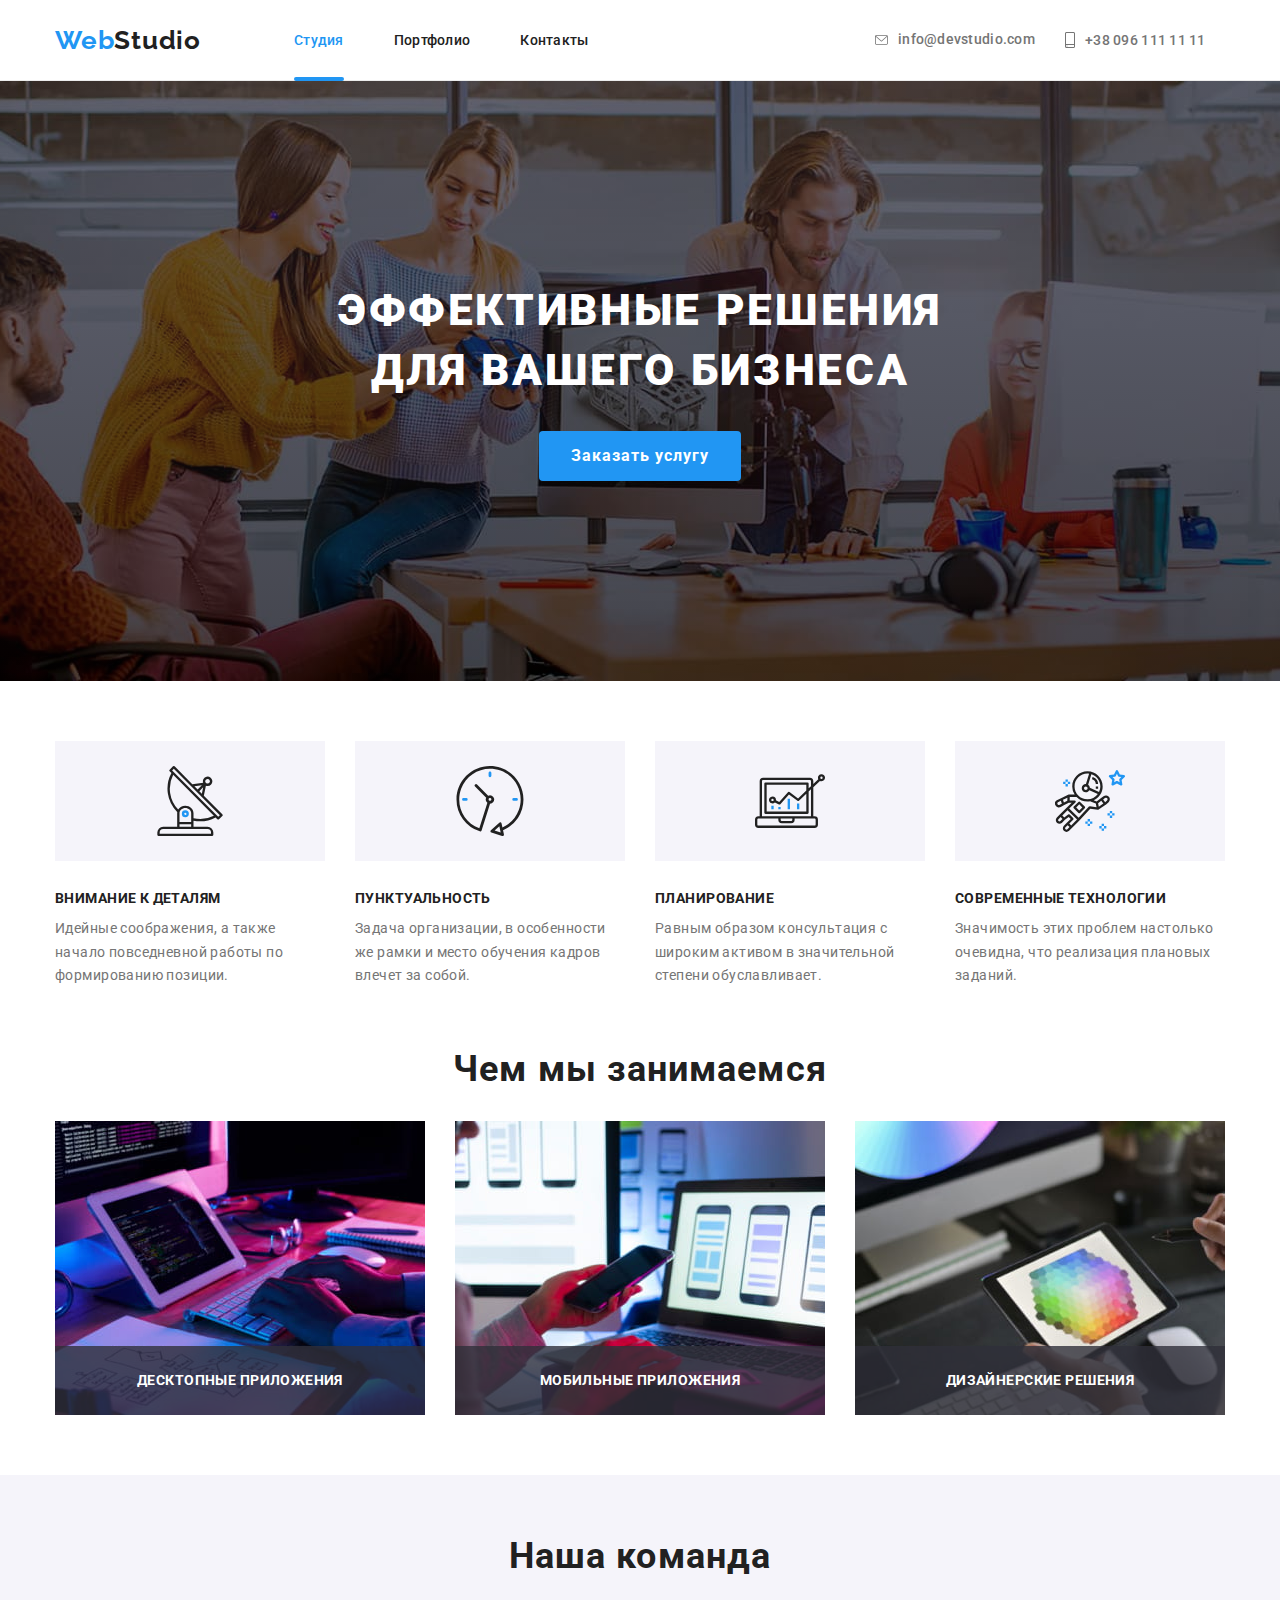
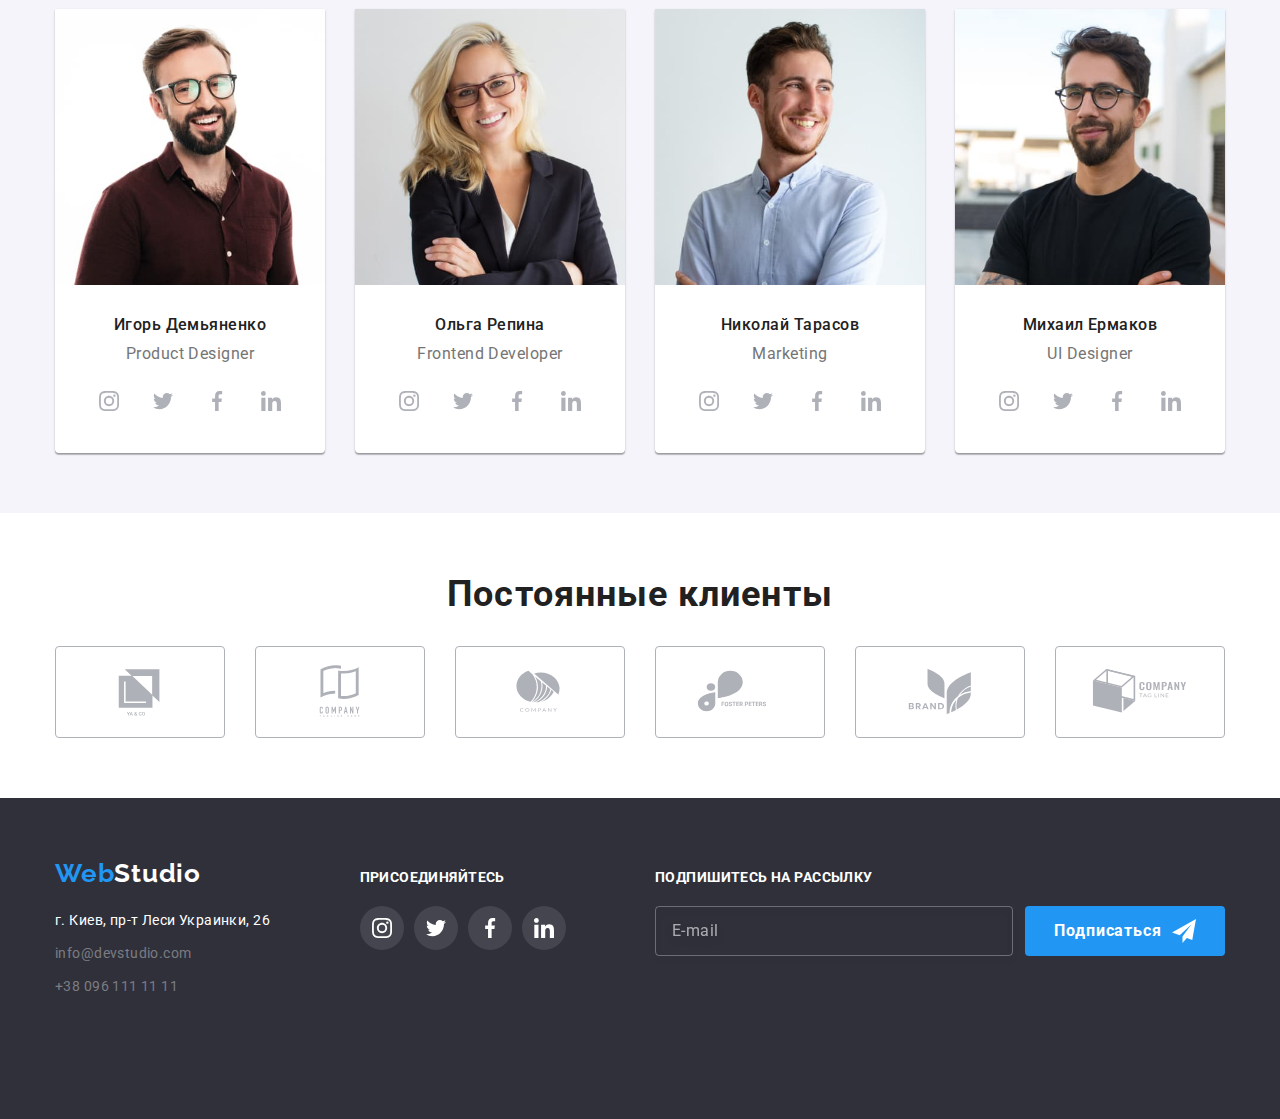
<file: index.html>
<!DOCTYPE html>
<html lang="ru">

<head>
    <meta charset="UTF-8">
    <meta http-equiv="X-UA-Compatible" content="IE=edge">
    <meta name="viewport" content="width=device-width, initial-scale=1.0">
    <title>Homework-01</title>
    <link rel="preconnect" href="https://fonts.googleapis.com">
    <link rel="preconnect" href="https://fonts.gstatic.com" crossorigin>
    <link
        href="https://fonts.googleapis.com/css2?family=Raleway:wght@700&family=Roboto:wght@400;500;700;900&display=swap"
        rel="stylesheet">
    <link rel="stylesheet"
        href="https://cdnjs.cloudflare.com/ajax/libs/modern-normalize/1.1.0/modern-normalize.min.css">
    <link rel="stylesheet" href="css/styles.min.css">
</head>

<body>

    <header class="head-page">
        <div class="container">
            <nav class="nav-page">
                <a href="#" lang="en" class="logo link"><span class="logo__style">Web</span>Studio</a>
                <button 
                    type="button"
                    class="menu-button-open js-open-menu"
                    aria-expanded="false"
                    aria-controls="menu-container"
                >
                    <svg class="menu-icon" width="40" height="40">
                        <use href="./images/icons.svg#icon-menu" class="burger-icon"></use>
                    </svg>
                </button>
                <div class="mobile-menu js-menu-container" id="menu-container">
                    <button type="button" class="menu-button-close js-close-menu" aria-expanded="false"
                        aria-controls="menu-container">
                        <svg class="menu-icon" width="40" height="40">
                            <use href="./images/icons.svg#cross-icon" class="cross-icon"></use>
                        </svg>
                    </button>
                    <ul class="nav-menu items">
                        <li class="nav-menu__list list"><a href="./index.html" class="nav-menu__link nav-menu__link--blue link">Студия</a></li>
                        <li class="nav-menu__list list"><a href="./portfolio.html" class="nav-menu__link link">Портфолио</a></li>
                        <li class="nav-menu__list list"><a href="#" class="nav-menu__link link">Контакты</a></li>
                    </ul>
                    <div class="mobile-box">
                        <ul class="contacts items">
                            <li class="contacts__list list">
                                <a href="mailto:info@devstudio.com" class="contacts__link link">
                                    <svg class="contacts__icon" width="16" height="12">
                                        <use href="./images/icons.svg#icon-envelope"></use>
                                    </svg>
                                    info@devstudio.com</a></li>
                            <li class="contacts__list list">
                                <a href="tel:+380961111111" class="contacts__link contacts__link--blue link">
                                    <svg class="contacts__icon" width="10" height="16">
                                        <use href="./images/icons.svg#icon-smartphone"></use>
                                    </svg>
                                    +38 096 111 11 11</a>
                            </li>
                        </ul>
                        <ul class="comunity items">
                            <li class="comunity__list list"><a href="#" class="comunity__link link">Instagram</a></li>
                            <li class="comunity__list list"><a href="#" class="comunity__link link">Twitter</a></li>
                            <li class="comunity__list list"><a href="#" class="comunity__link link">Facebook</a></li>
                            <li class="comunity__list list"><a href="#" class="comunity__link link">LinkedIn</a></li>
                        </ul>
                    </div>
                    </div>
                </nav>
        </div>
    </header>

    <main>
        <section class="slider-section">
            <div class="container">
                <h1 class="page-title">Эффективные решения для вашего бизнеса</h1>
                <button type="button" class="slider-btn" data-modal-open>Заказать услугу</button>
            </div>
        </section>

        <section class="features section">
            <div class="container">
                <h2 class="visually-hidden title">Особенности</h2>
                <ul class="features__list items">
                    <li class="features__item list">
                        <div class="features__box">
                            <svg width="70" height="70">
                                <use href="./images/icons.svg#icon-antenna-1"></use>
                            </svg>
                        </div>
                        <h3 class="features__name">Внимание к деталям</h3>
                        <p class="features__discribe">Идейные соображения, а также начало повседневной работы по формированию
                            позиции.
                        </p>
                    </li>
                    <li class="features__item list">
                        <div class="features__box">
                            <svg width="70" height="70">
                                <use href="./images/icons.svg#icon-clock-1"></use>
                            </svg>
                        </div>
                        <h3 class="features__name">Пунктуальность</h3>
                        <p class="features__discribe">Задача организации, в особенности же рамки и место обучения кадров
                            влечет за
                            собой.</p>
                    </li>
                    <li class="features__item list">
                        <div class="features__box">
                            <svg width="70" height="70">
                                <use href="./images/icons.svg#icon-diagram-1"></use>
                            </svg>
                        </div>
                        <h3 class="features__name">Планирование</h3>
                        <p class="features__discribe">Равным образом консультация с широким активом в значительной
                            степени
                            обуславливает.</p>
                    </li>
                    <li class="features__item list">
                        <div class="features__box">
                            <svg width="70" height="70">
                                <use href="./images/icons.svg#icon-astronaut-1"></use>
                            </svg>
                        </div>
                        <h3 class="features__name">Современные технологии</h3>
                        <p class="features__discribe">Значимость этих проблем настолько очевидна, что реализация
                            плановых заданий.
                        </p>
                    </li>
                </ul>
            </div>
        </section>

        <section class="action section">
            <div class="container">
                <h2 class="title">Чем мы занимаемся</h2>
                <ul class="action__list items">
                    <li class="action__item list">
                        <div class="action__thumb">
                            <img 
                            srcset="
                            ./images/first-image-370.jpg 1x,
                            ./images/desktop_x2/first-image-740@2x.jpg 2x
                            "
                            src="./images/first-image-370.jpg" 
                            alt="Проектирование"  width="370"
                            class="image" />
                            <div class="action__label">
                                <p class="action__subscribe subscribe">Десктопные приложения</p>
                            </div>
                        </div>
                    </li>
                    <li class="action__item list">
                        <div class="action__thumb">
                            <img
                            srcset="
                            ./images/second-image-370.jpg 1x, 
                            ./images/desktop_x2/second-image-740@2x.jpg 2x
                            " 
                            src="./images/second-image-370.jpg" 
                            alt="Проектирование" width="370" 
                            class="image" />
                            <div class="action__label">
                                <p class="action__subscribe subscribe">Мобильные приложения</p>
                            </div>
                        </div>
                    </li>
                    <li class="action__item list">
                        <div class="action__thumb">
                            <img 
                            srcset="
                            ./images/third-image-370.jpg 1x,
                            ./images/desktop_x2/third-image-740@2x.jpg 2x
                            "
                            src="./images/third-image-370.jpg" 
                            alt="Проектирование" width="370" 
                            class="image" />
                            <div class="action__label">
                                <p class="action__subscribe subscribe">Дизайнерские решения</p>
                            </div>
                        </div>
                    </li>
                </ul>
            </div>
        </section>

        <section class="team-section section">
            <div class="container">
                <h2 class="title">Наша команда</h2>
                <ul class="team-section__list items">
                    <li class="team-section__item list">
                        <img 
                        srcset="
                        ./images/mobile/team-1-450.jpg 1x,
                        ./images/mobile/team-1-900@2x.jpg 2x 
                        "
                        src="./images/mobile/team-1-450.jpg"
                        alt="Игорь Демьяненко"  
                        class="team-section__image" />
                        <div class="member-box">
                            <h3 class="member-box__name">Игорь Демьяненко</h3>
                            <p lang="en" class="member-box__discribe">Product Designer</p>
                            <ul class="member-box__list items">
                                <li class="member-box__item list"><a href="#" class="member-box__link link">
                                        <svg class="member-box__icon" width="20" height="20">
                                            <use href="./images/icons.svg#icon-instagram-2"></use>
                                        </svg>
                                    </a></li>
                                <li class="member-box__item list"><a href="#" class="member-box__link link">
                                        <svg class="member-box__icon" width="20" height="20">
                                            <use href="./images/icons.svg#icon-twitter-1"></use>
                                        </svg>
                                    </a></li>
                                <li class="member-box__item list"><a href="#" class="member-box__link link">
                                        <svg class="member-box__icon" width="20" height="20">
                                            <use href="./images/icons.svg#icon-facebook-1"></use>
                                        </svg>
                                    </a></li>
                                <li class="member-box__item list"><a href="#" class="member-box__link link">
                                        <svg class="member-box__icon" width="20" height="20">
                                            <use href="./images/icons.svg#icon-linkedin-1"></use>
                                        </svg>
                                    </a></li>
                            </ul>
                        </div>
                    </li>
                    <li class="team-section__item list">
                        <img
                        srcset="
                        ./images/mobile/team-2-450.jpg 1x,
                        ./images/mobile/team-2-900@2x.jpg 2x
                        "
                        src="./images/mobile/team-2-450.jpg" 
                        alt="Ольга Репина" 
                        class="team-section__image" />
                        <div class="member-box">
                            <h3 class="member-box__name">Ольга Репина</h3>
                            <p lang="en" class="member-box__discribe">Frontend Developer</p>
                            <ul class="member-box__list items">
                                <li class="member-box__item list"><a href="#" class="member-box__link link">
                                        <svg class="member-box__icon" width="20" height="20">
                                            <use href="./images/icons.svg#icon-instagram-2"></use>
                                        </svg>
                                    </a></li>
                                <li class="member-box__item list"><a href="#" class="member-box__link link">
                                        <svg class="member-box__icon" width="20" height="20">
                                            <use href="./images/icons.svg#icon-twitter-1"></use>
                                        </svg>
                                    </a></li>
                                <li class="member-box__item list"><a href="#" class="member-box__link link">
                                        <svg class="member-box__icon" width="20" height="20">
                                            <use href="./images/icons.svg#icon-facebook-1"></use>
                                        </svg>
                                    </a></li>
                                <li class="member-box__item list"><a href="#" class="member-box__link link">
                                        <svg class="member-box__icon" width="20" height="20">
                                            <use href="./images/icons.svg#icon-linkedin-1"></use>
                                        </svg>
                                    </a></li>
                            </ul>
                        </div>
                    </li>
                    <li class="team-section__item list">
                        <img
                        srcset="
                        ./images/mobile/team-3-450.jpg 1x,
                        ./images/mobile/team-3-900@2x.jpg 2x 
                        "
                        src="./images/mobile/team-3-450.jpg"
                        alt="Николай Тарасов"  
                        class="team-section__image" />
                        <div class="member-box">
                            <h3 class="member-box__name">Николай Тарасов</h3>
                            <p lang="en" class="member-box__discribe">Marketing</p>
                            <ul class="member-box__list items">
                                <li class="member-box__item list"><a href="#" class="member-box__link link">
                                        <svg class="member-box__icon" width="20" height="20">
                                            <use href="./images/icons.svg#icon-instagram-2"></use>
                                        </svg>
                                    </a></li>
                                <li class="member-box__item list"><a href="#" class="member-box__link link">
                                        <svg class="member-box__icon" width="20" height="20">
                                            <use href="./images/icons.svg#icon-twitter-1"></use>
                                        </svg>
                                    </a></li>
                                <li class="member-box__item list"><a href="#" class="member-box__link link">
                                        <svg class="member-box__icon" width="20" height="20">
                                            <use href="./images/icons.svg#icon-facebook-1"></use>
                                        </svg>
                                    </a></li>
                                <li class="member-box__item list"><a href="#" class="member-box__link link">
                                        <svg class="member-box__icon" width="20" height="20">
                                            <use href="./images/icons.svg#icon-linkedin-1"></use>
                                        </svg>
                                    </a></li>
                            </ul>
                        </div>
                    </li>
                    <li class="team-section__item list">
                        <img 
                        srcset="
                        ./images/mobile/team-4-450.jpg 1x,
                        ./images/mobile/team-4-900@2x.jpg 2x
                        "
                        src="./images/mobile/team-4-450.jpg"
                        alt="Михаил Ермаков" 
                        class="team-section__image" />
                        <div class="member-box">
                            <h3 class="member-box__name">Михаил Ермаков</h3>
                            <p lang="en" class="member-box__discribe">UI Designer</p>
                            <ul class="member-box__list items">
                                <li class="member-box__item list"><a href="#" class="member-box__link link">
                                        <svg class="member-box__icon" width="20" height="20">
                                            <use href="./images/icons.svg#icon-instagram-2"></use>
                                        </svg>
                                    </a></li>
                                <li class="member-box__item list"><a href="#" class="member-box__link link">
                                        <svg class="member-box__icon" width="20" height="20">
                                            <use href="./images/icons.svg#icon-twitter-1"></use>
                                        </svg>
                                    </a></li>
                                <li class="member-box__item list"><a href="#" class="member-box__link link">
                                        <svg class="member-box__icon" width="20" height="20">
                                            <use href="./images/icons.svg#icon-facebook-1"></use>
                                        </svg>
                                    </a></li>
                                <li class="member-box__item list"><a href="#" class="member-box__link link">
                                        <svg class="member-box__icon" width="20" height="20">
                                            <use href="./images/icons.svg#icon-linkedin-1"></use>
                                        </svg>
                                    </a></li>
                            </ul>
                        </div>
                    </li>
                </ul>
            </div>
        </section>
        <section class="section">
            <div class="container company">
                <h2 class="title">Постоянные клиенты</h2>
                <ul class="company__lists items">
                    <li class="company__logo list"><a href="#" class="company__link link">
                            <svg class="company__icon" width="106" height="60">
                                <use href="./images/icons.svg#icon-LogoYA--CO"></use>
                            </svg>
                        </a></li>
                    <li class="company__logo list"><a href="#" class="company__link link">
                            <svg class="company__icon" width="106" height="60">
                                <use href="./images/icons.svg#icon-LogoWindow"></use>
                            </svg>
                        </a></li>
                    <li class="company__logo list"><a href="#" class="company__link link">
                            <svg class="company__icon" width="106" height="60">
                                <use href="./images/icons.svg#icon-LogoApple"></use>
                            </svg>
                        </a></li>
                    <li class="company__logo list"><a href="#" class="company__link link">
                            <svg class="company__icon" width="106" height="60">
                                <use href="./images/icons.svg#icon-LogoFOSTER"></use>
                            </svg>
                        </a></li>
                    <li class="company__logo list"><a href="#" class="company__link link">
                            <svg class="company__icon" width="106" height="60">
                                <use href="./images/icons.svg#icon-LogoBRAND"></use>
                            </svg>
                        </a></li>
                    <li class="company__logo list"><a href="#" class="company__link link">
                            <svg class="company__icon" width="106" height="60">
                                <use href="./images/icons.svg#icon-LogoTAG-LINE"></use>
                            </svg>
                        </a></li>
                </ul>
            </div>
        </section>

    </main>

    <footer class="footer">
        <div class="container footer__box">
            <div class="address-box">
                <a href="#" class="logo logo--color logo--geometry link"><span class="logo__style">Web</span>Studio</a>
                <address class="address">
                    <p class="address__street">г. Киев, пр-т Леси Украинки, 26</p>
                    <ul class="address__lists items">
                        <li class="address__item list"><a href="mailto:info@devstudio.com"
                                class="address__link link">info@devstudio.com</a></li>
                        <li class="address__item list"><a href="tel:+380961111111" class="address__link link">+38 096 111
                                11 11</a>
                        </li>
                    </ul>
                </address>
            </div>
            <div class="social">
                <h3 class="social__subscribe subscribe">присоединяйтесь</h3>
                <ul class="social__lists items">
                    <li class="social__list list"><a href="#" class="social__link link">
                            <svg class="social__icon" width="20" height="20">
                                <use href="./images/icons.svg#icon-instagram-2"></use>
                            </svg>
                        </a></li>
                    <li class="social__list list"><a href="#" class="social__link link">
                            <svg class="social__icon" width="20" height="20">
                                <use href="./images/icons.svg#icon-twitter-1"></use>
                            </svg>
                        </a></li>
                    <li class="social__list list"><a href="#" class="social__link link">
                            <svg class="social__icon" width="20" height="20">
                                <use href="./images/icons.svg#icon-facebook-1"></use>
                            </svg>
                        </a></li>
                    <li class="social__list list"><a href="#" class="social__link link">
                            <svg class="social__icon" width="20" height="20">
                                <use href="./images/icons.svg#icon-linkedin-1"></use>
                            </svg>
                        </a></li>
                </ul>
            </div>
            <form action="#" name="e-mail-input" class="footer-form">
                <div class="footer-form__field">
                    <label for="email" class="footer-form__subscribe subscribe">подпишитесь на рассылку</label>
                    <input type="email" name="email" id="email" placeholder="E-mail" class="footer-form__input">
                </div>
                <button type="submit" class="footer-form__btn">
                    Подписаться
                    <svg width="24" height="24" class="footer-form__icon">
                        <use href="./images/icons.svg#icon-send"></use>
                    </svg>
                </button>
            </form>
        </div>
    </footer>
    <div class="backdrop is-hidden" data-modal>
        <div class="modal">
            <button class="modal__button" data-modal-close>
                <svg class="modal__svg" width="18" height="18">
                    <use href="./images/icons.svg#icon-close"></use>
                </svg>
            </button>
            <h2 class="modal__title">Оставьте свои данные, мы вам перезвоним</h2>
            <form action="#" name="backdrop-form">
                <div class="modal__field">
                    <label for="name" class="modal__label">Имя</label>
                    <input type="text" name="name" id="name" class="modal__input">
                    <svg width="18" height="18" class="modal__icon">
                        <use href="./images/icons.svg#person-black"></use>
                    </svg>
                </div>
                <div class="modal__field">  
                    <label for="tel" class="modal__label">Телефон</label>
                    <input type="tel" name="tel" id="tel" class="modal__input">
                    <svg width="18" height="18" class="modal__icon">
                        <use href="./images/icons.svg#phone-black"></use>
                    </svg>
                </div>
                <div class="modal__field">
                    <label for="@mail" class="modal__label">Почта</label>
                    <input type="email" name="email" id="@mail" class="modal__input">
                    <svg width="18" height="18" class="modal__icon">
                        <use href="./images/icons.svg#email-black"></use>
                    </svg>
                </div>
                <div class="modal__field">
                    <label for="comment" class="modal__label">Комментарий</label>
                    <textarea name="Комментарий" id="comment" class="modal__area" placeholder="Введите текст"></textarea>
                </div>
                <label class="modal__checkbox">
                    <input class="modal__input modal__input--checked visually-hidden" type="checkbox" name="terms"
                        value="Соглашаюсь с рассылкой и принимаю" />
                    <span class="modal__img"></span>
                    Соглашаюсь с рассылкой и принимаю
                    <a href="#" class="modal__link link">Условия договора</a></label>
                <button type="submit" class="modal__btn">Отправить</button>
            </form>
        </div>
    </div>


    <script src="./js/modal.js"></script>
    <script src="./js/mobile-menu.js"></script>
</body>

</html>
</file>
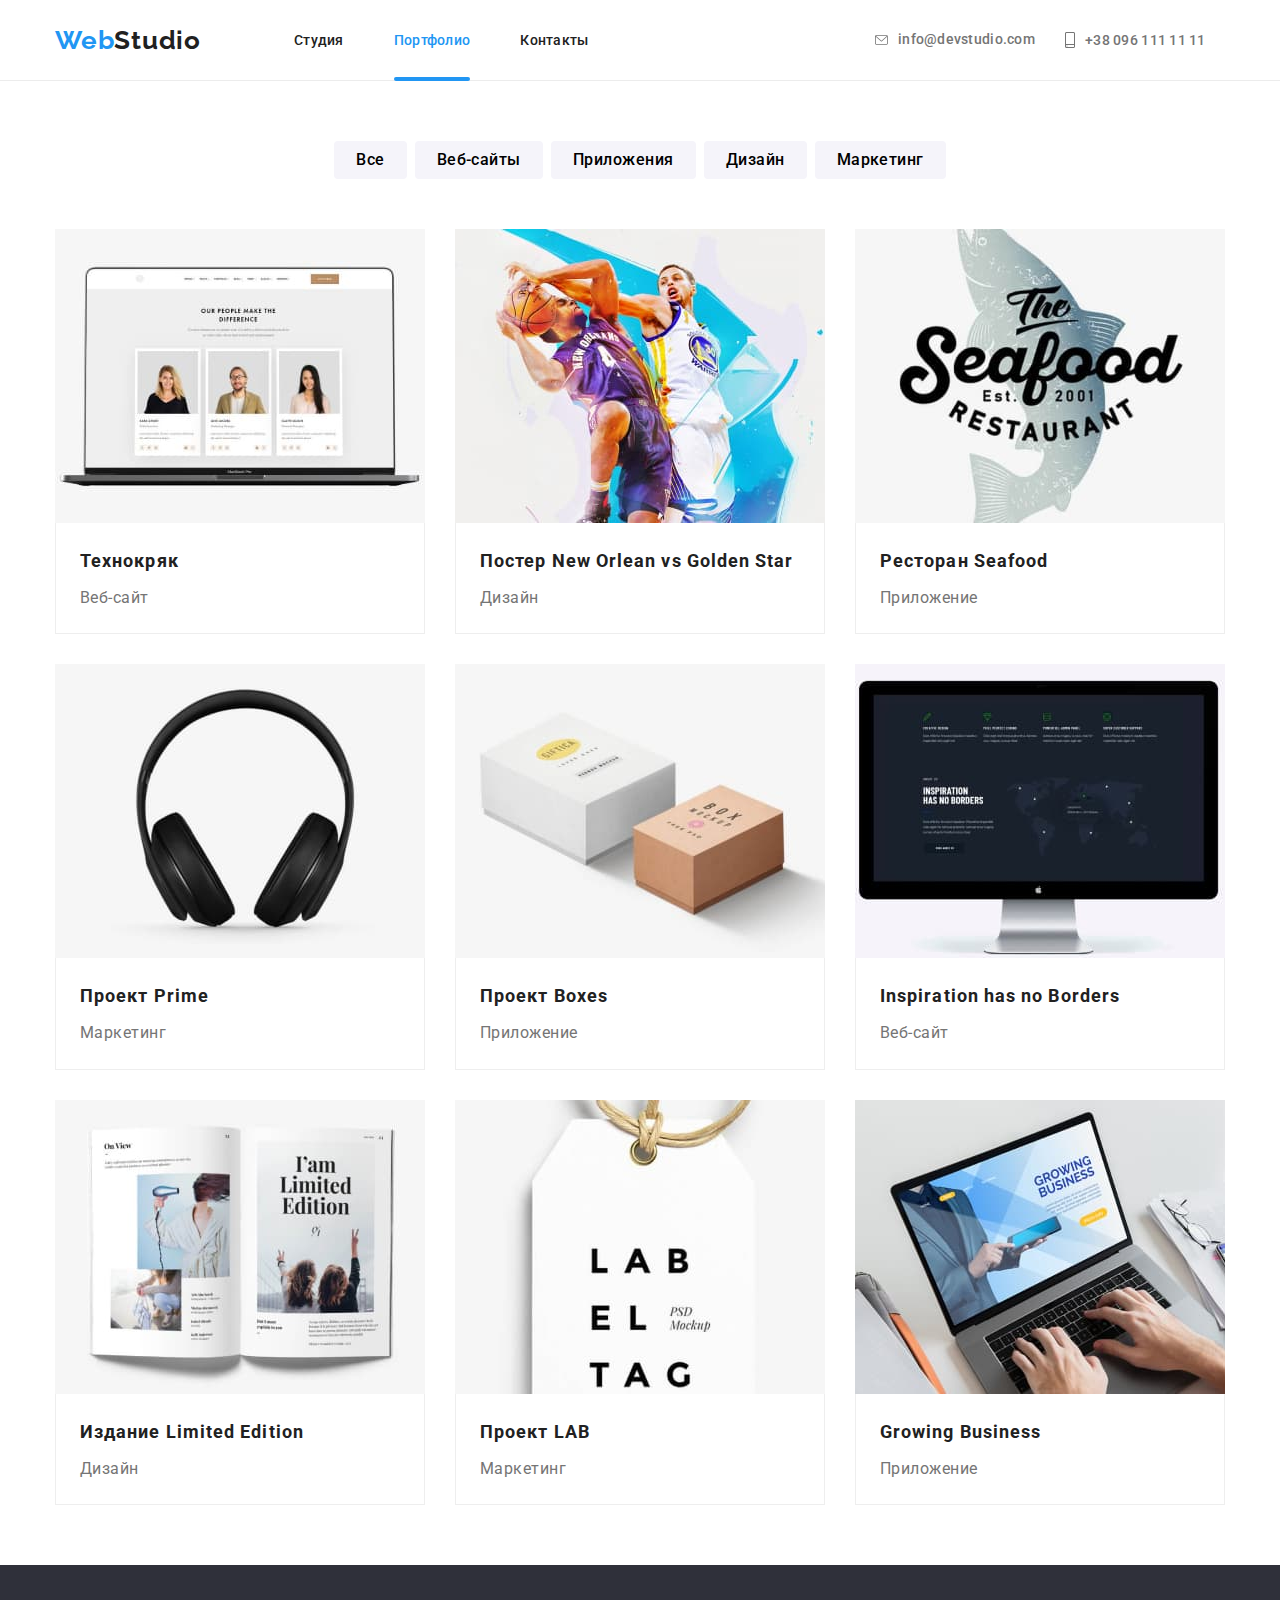
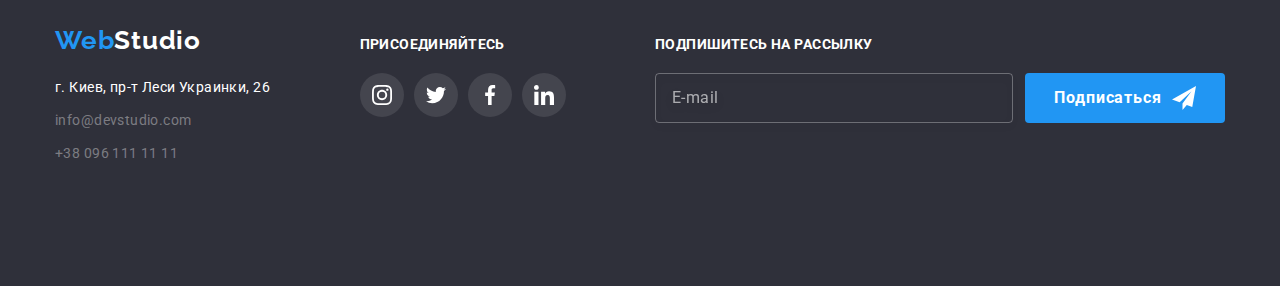
<file: portfolio.html>
<!DOCTYPE html>
<html lang="ru">

<head>
    <meta charset="UTF-8">
    <meta http-equiv="X-UA-Compatible" content="IE=edge">
    <meta name="viewport" content="width=device-width, initial-scale=1.0">
    <title>Portfolio</title>
    <link rel="preconnect" href="https://fonts.googleapis.com">
    <link rel="preconnect" href="https://fonts.gstatic.com" crossorigin>
    <link
        href="https://fonts.googleapis.com/css2?family=Raleway:wght@700&family=Roboto:wght@400;500;700;900&display=swap"
        rel="stylesheet">
        <link rel="stylesheet"
        href="https://cdnjs.cloudflare.com/ajax/libs/modern-normalize/1.1.0/modern-normalize.min.css">
    <link rel="stylesheet" href="css/portfolio.min.css">
</head>

<body>

    <header class="head-page">
        <div class="container">
            <nav class="nav-page">
                <a href="#" lang="en" class="logo link"><span class="logo__style">Web</span>Studio</a>
                <button type="button" class="menu-button-open js-open-menu" aria-expanded="false"
                    aria-controls="menu-container">
                    <svg class="menu-icon" width="40" height="40">
                        <use href="./images/icons.svg#icon-menu" class="burger-icon"></use>
                    </svg>
                </button>
                <div class="mobile-menu js-menu-container">
                    <button type="button" class="menu-button-close js-close-menu" aria-expanded="false"
                        aria-controls="menu-container">
                        <svg class="menu-icon" width="40" height="40">
                            <use href="./images/icons.svg#cross-icon" class="cross-icon"></use>
                        </svg>
                    </button>
                    <ul class="nav-menu items">
                        <li class="nav-menu__list list"><a href="./index.html"
                                class="nav-menu__link link">Студия</a></li>
                        <li class="nav-menu__list list"><a href="./portfolio.html"
                                class="nav-menu__link nav-menu__link--blue link">Портфолио</a></li>
                        <li class="nav-menu__list list"><a href="#" class="nav-menu__link link">Контакты</a></li>
                    </ul>
                    <div class="mobile-box">
                        <ul class="contacts items">
                            <li class="contacts__list list">
                                <a href="mailto:info@devstudio.com" class="contacts__link link">
                                    <svg class="contacts__icon" width="16" height="12">
                                        <use href="./images/icons.svg#icon-envelope"></use>
                                    </svg>
                                    info@devstudio.com</a></li>
                            <li class="contacts__list list">
                                <a href="tel:+380961111111" class="contacts__link contacts__link--blue link">
                                    <svg class="contacts__icon" width="10" height="16">
                                        <use href="./images/icons.svg#icon-smartphone"></use>
                                    </svg>
                                    +38 096 111 11 11</a>
                            </li>
                        </ul>
                        <ul class="comunity items">
                            <li class="comunity__list list"><a href="#" class="comunity__link link">Instagram</a></li>
                            <li class="comunity__list list"><a href="#" class="comunity__link link">Twitter</a></li>
                            <li class="comunity__list list"><a href="#" class="comunity__link link">Facebook</a></li>
                            <li class="comunity__list list"><a href="#" class="comunity__link link">LinkedIn</a></li>
                        </ul>
                    </div>
                </div>
            </nav>
        </div>
    </header>

    <main class="main-page">
        <section class="section">
            <div class="container">
                <h1 class="visually-hidden">Наши продукты</h1>
                <ul class="gallery-nav items">
                    <li class="gallery-nav__list list">
                        <button type="button" class="gallery-nav__btn gallery-nav__btn--focused">Все</button>
                    </li>
                    <li class="gallery-nav__list list">
                        <button type="button" class="gallery-nav__btn gallery-nav__btn">Веб-сайты</button>
                    </li>
                    <li class="gallery-nav__list list">
                        <button type="button" class="gallery-nav__btn gallery-nav__btn">Приложения</button>
                    </li>
                    <li class="gallery-nav__list list">
                        <button type="button" class="gallery-nav__btn gallery-nav__btn">Дизайн</button>
                    </li>
                    <li class="gallery-nav__list list">
                        <button type="button" class="gallery-nav__btn gallery-nav__btn">Маркетинг</button>
                    </li>
                </ul>
                <ul class="products items">
                    <li class="product__list list">
                        <a href="#" class="product__link link">
                            <div class="product__thumb">
                                <img 
                                srcset="
                                ./images/mobile/product-1-450.jpg 1x,
                                ./images/mobile/product-1-900@2x.jpg 2x
                                "
                                src="./images/mobile/product-1-450.jpg"
                                alt="Ноутбук" 
                                class="product__image image" 
                                >
                                <div class="product__overlay">
                                    <p class="product__text">Технокряк это современная площадка распространения коронавируса. Компании используют эту платформу для цифрового шпионажа и атак на защищённые сервера конкурентов.</p>
                                </div>
                            </div>
                            <div class="product__description">
                                <h2 class="product__name">Технокряк</h2>
                                <p class="product__discribe">Веб-сайт</p>
                            </div>
                        </a>
                    </li>
                    <li class="product__list list">
                        <a href="#" class="product__link link">
                            <div class="product__thumb">
                                <img
                                srcset="
                                ./images/mobile/product-2-450.jpg 1x,
                                ./images/mobile/product-2-900@2x.jpg 2x
                                "
                                src="./images/mobile/product-2-450.jpg"
                                alt="Постер" 
                                class="product__image image" 
                                >
                                <div class="product__overlay">
                                    <p class="product__text">Технокряк это современная площадка распространения коронавируса. Компании используют эту платформу для цифрового шпионажа и атак на защищённые сервера конкурентов.</p>
                                </div>
                            </div>
                            <div class="product__description">
                                <h2 class="product__name">Постер New Orlean vs Golden Star</h2>
                                <p class="product__discribe">Дизайн</p>
                            </div>
                        </a>
                    </li>
                    <li class="product__list list">
                        <a href="#" class="product__link link">
                            <div class="product__thumb">
                                <img
                                 srcset="
                                 ./images/mobile/product-3-450.jpg 1x,
                                 ./images/mobile/product-3-900@2x.jpg 2x,
                                 "
                                 src="./images/mobile/product-3-450.jpg"
                                alt="Ресторан" 
                                class="product__image image" 
                                >
                                <div class="product__overlay">
                                    <p class="product__text">Технокряк это современная площадка распространения коронавируса. Компании используют эту платформу для цифрового шпионажа и атак на защищённые сервера конкурентов.</p>
                                </div>
                            </div>
                            <div class="product__description">
                                <h2 class="product__name">Ресторан Seafood</h2>
                                <p class="product__discribe">Приложение</p>
                            </div>
                        </a>
                    </li>
                    <li class="product__list list">
                        <a href="#" class="product__link link">
                            <div class="product__thumb">
                                <img 
                                srcset="
                                ./images/mobile/product-4-450.jpg 1x,
                                ./images/mobile/product-4-900@2x.jpg 2x,
                                "
                                src="./images/mobile/product-4-450.jpg"
                                alt="Наушники" 
                                class="product__image image" 
                                >
                                <div class="product__overlay">
                                    <p class="product__text">Технокряк это современная площадка распространения коронавируса. Компании используют эту платформу для цифрового шпионажа и атак на защищённые сервера конкурентов.</p>
                                </div>
                            </div>
                            <div class="product__description">
                                <h2 class="product__name">Проект Prime</h2>
                                <p class="product__discribe">Маркетинг</p>
                            </div>
                        </a>
                    </li>
                    <li class="product__list list">
                        <a href="#" class="product__link link">
                            <div class="product__thumb">
                                <img 
                                srcset="
                                ./images/mobile/product-5-450.jpg 1x,
                                ./images/mobile/product-5-900@2x.jpg 2x,
                                "
                                src="./images/mobile/product-5-450.jpg"
                                alt="Коробки" 
                                class="product__image image" 
                                >
                                <div class="product__overlay">
                                    <p class="product__text">Технокряк это современная площадка распространения коронавируса. Компании используют эту платформу для цифрового шпионажа и атак на защищённые сервера конкурентов.</p>
                                </div>
                            </div>
                            <div class="product__description">
                                <h2 class="product__name">Проект Boxes</h2>
                                <p class="product__discribe">Приложение</p>                               
                            </div>
                        </a>
                    </li>
                    <li class="product__list list">
                        <a href="#" class="product__link link">
                            <div class="product__thumb">
                                <img 
                                srcset="
                                ./images/mobile/product-6-450.jpg 1x,
                                ./images/mobile/product-6-900@2x.jpg 2x,
                                "
                                src="./images/mobile/product-6-450.jpg"
                                alt="Монитор"
                                class="product__image image" 
                                >
                                <div class="product__overlay">
                                    <p class="product__text">Технокряк это современная площадка распространения коронавируса. Компании используют эту платформу для цифрового шпионажа и атак на защищённые сервера конкурентов.</p>
                                </div>
                            </div>
                            <div class="product__description">
                                <h2 lang="en" class="product__name">Inspiration has no Borders</h2>
                                <p class="product__discribe">Веб-сайт</p>
                            </div>
                        </a>
                    </li>
                    <li class="product__list list">
                        <a href="#" class="product__link link">
                            <div class="product__thumb">
                                <img 
                                srcset="
                                ./images/mobile/product-7-450.jpg 1x,
                                ./images/mobile/product-7-900@2x.jpg 2x
                                "
                                src="./images/mobile/product-7-450.jpg"
                                alt="Книга" 
                                class="product__image image" 
                                >
                                <div class="product__overlay">
                                    <p class="product__text">Технокряк это современная площадка распространения коронавируса. Компании используют эту платформу для цифрового шпионажа и атак на защищённые сервера конкурентов.</p>
                                </div>
                            </div>
                            <div class="product__description">
                                <h2 class="product__name">Издание Limited Edition</h2>
                                <p class="product__discribe">Дизайн</p>    
                            </div>
                        </a>
                    </li>
                    <li class="product__list list">
                        <a href="#" class="product__link link">
                            <div class="product__thumb">
                                <img
                                srcset="
                                ./images/mobile/product-8-450.jpg 1x,
                                ./images/mobile/product-8-900@2x.jpg 2x,
                                "
                                src="./images/mobile/product-8-450.jpg"
                                alt="Лейбл" 
                                class="product__image image" 
                                >
                                <div class="product__overlay">
                                    <p class="product__text">Технокряк это современная площадка распространения коронавируса. Компании используют эту платформу для цифрового шпионажа и атак на защищённые сервера конкурентов.</p>
                                </div>
                            </div>
                            <div class="product__description">
                                <h2 class="product__name">Проект LAB</h2>
                                <p class="product__discribe">Маркетинг</p>
                            </div>
                        </a>
                    </li>
                    <li class="product__list list">
                        <a href="#" class="product__link link">
                            <div class="product__thumb">
                                <img 
                                srcset="
                                ./images/mobile/product-9-450.jpg 1x,
                                ./images/mobile/product-9-900@2x.jpg 2x
                                "
                                src="./images/mobile/product-9-450.jpg"
                                alt="Приложение" 
                                class="product__image image" 
                                >
                                <div class="product__overlay">
                                    <p class="product__text">Технокряк это современная площадка распространения коронавируса. Компании используют эту платформу для цифрового шпионажа и атак на защищённые сервера конкурентов.</p>                                    
                                </div>
                            </div>
                            <div class="product__description">
                                <h2 lang="en" class="product__name">Growing Business</h2>
                                <p class="product__discribe">Приложение</p>
                            </div>
                        </a>
                    </li>
                </ul>
            </div>
        </section>
    </main>

     <footer class="footer">
         <div class="container footer__box">
             <div class="address-box">
                 <a href="#" class="logo logo--color logo--geometry link"><span class="logo__style">Web</span>Studio</a>
                 <address class="address">
                     <p class="address__street">г. Киев, пр-т Леси Украинки, 26</p>
                     <ul class="address__lists items">
                         <li class="address__item list"><a href="mailto:info@devstudio.com"
                                 class="address__link link">info@devstudio.com</a></li>
                         <li class="address__item list"><a href="tel:+380961111111" class="address__link link">+38 096
                                 111
                                 11 11</a>
                         </li>
                     </ul>
                 </address>
             </div>
             <div class="social">
                 <h3 class="social__subscribe subscribe">присоединяйтесь</h3>
                 <ul class="social__lists items">
                     <li class="social__list list"><a href="#" class="social__link link">
                             <svg class="social__icon" width="20" height="20">
                                 <use href="./images/icons.svg#icon-instagram-2"></use>
                             </svg>
                         </a></li>
                     <li class="social__list list"><a href="#" class="social__link link">
                             <svg class="social__icon" width="20" height="20">
                                 <use href="./images/icons.svg#icon-twitter-1"></use>
                             </svg>
                         </a></li>
                     <li class="social__list list"><a href="#" class="social__link link">
                             <svg class="social__icon" width="20" height="20">
                                 <use href="./images/icons.svg#icon-facebook-1"></use>
                             </svg>
                         </a></li>
                     <li class="social__list list"><a href="#" class="social__link link">
                             <svg class="social__icon" width="20" height="20">
                                 <use href="./images/icons.svg#icon-linkedin-1"></use>
                             </svg>
                         </a></li>
                 </ul>
             </div>
             <form action="#" name="e-mail-input" class="footer-form">
                 <div class="footer-form__field">
                     <label for="email" class="footer-form__subscribe subscribe">подпишитесь на рассылку</label>
                     <input type="email" name="email" id="email" placeholder="E-mail" class="footer-form__input">
                 </div>
                 <button type="submit" class="footer-form__btn">
                     Подписаться
                     <svg width="24" height="24" class="footer-form__icon">
                         <use href="./images/icons.svg#icon-send"></use>
                     </svg>
                 </button>
             </form>
         </div>
     </footer>

     <script src="./js/mobile-menu.js"></script>
</body>

</html>
</file>
<file: css/styles.min.css>
body{font-family:'Roboto', sans-serif;color:#212121}body.modal-open{overflow:hidden}img{width:100%;-o-object-fit:cover;object-fit:cover}.container{margin:0 auto;padding:0px 15px}@media screen and (min-width: 480px){.container{width:480px}}@media screen and (min-width: 768px){.container{width:768px}}@media screen and (min-width: 1200px){.container{width:1200px}}.list{list-style:none}.section{padding:60px 0}.subscribe{font-weight:700;font-size:14px;line-height:1.1;margin:0 0 20px 0;color:#fff;letter-spacing:0.03em;text-transform:uppercase}.items{padding:0;margin:0}.title{margin:0 0 30px 0;text-align:center;font-weight:700;font-size:36px;line-height:1.2;color:#212121;letter-spacing:0.03em}.image{display:block}.link{text-decoration:none}.visually-hidden{position:absolute;width:1px;height:1px;margin:-1px;border:0;padding:0;white-space:nowrap;-webkit-clip-path:inset(100%);clip-path:inset(100%);clip:rect(0 0 0 0);overflow:hidden}.head-page{position:relative;border-bottom:1px solid #ECECEC}@media screen and (max-width: 767px){.head-page>.container{padding:16px 15px}}@media screen and (min-width: 768px){.head-page>.container{display:-webkit-box;display:-ms-flexbox;display:flex;-webkit-box-pack:justify;-ms-flex-pack:justify;justify-content:space-between}}.logo{font-family:'Raleway', sans-serif;font-weight:700;font-size:26px;line-height:1.2;color:#212121;letter-spacing:0.03em}.logo__style{color:#2196F3}.nav-page{display:-webkit-box;display:-ms-flexbox;display:flex;-webkit-box-align:center;-ms-flex-align:center;align-items:center}@media screen and (max-width: 767px){.nav-page{-webkit-box-pack:justify;-ms-flex-pack:justify;justify-content:space-between}}@media screen and (min-width: 768px){.nav-page{width:100%}}.nav-menu{display:block}@media screen and (min-width: 768px){.nav-menu{margin-left:93px;display:-webkit-box;display:-ms-flexbox;display:flex}}@media screen and (max-width: 767px){.nav-menu__list{margin-bottom:32px}}@media screen and (min-width: 768px){.nav-menu__list{margin-right:50px}.nav-menu__list:last-child{margin:0}}.nav-menu__link{position:relative;display:block;font-weight:500;font-size:40px;line-height:1.175;color:#212121;letter-spacing:0.02em;-webkit-transition:color 250ms cubic-bezier(0.4, 0, 0.2, 1);transition:color 250ms cubic-bezier(0.4, 0, 0.2, 1)}.nav-menu__link:hover,.nav-menu__link:focus{color:#2196F3}@media screen and (max-width: 479px){.nav-menu__link{font-size:20px}}@media screen and (min-width: 768px){.nav-menu__link{padding:32px 0;font-size:14px}}.nav-menu__link--blue{color:#2196F3}@media screen and (min-width: 768px){.nav-menu__link--blue::after{position:absolute;display:block;left:0;bottom:-1px;content:'';width:100%;height:4px;border-radius:2px;background-color:#2196F3}}@media screen and (max-width: 767px){.contacts{display:-webkit-box;display:-ms-flexbox;display:flex;-webkit-box-orient:vertical;-webkit-box-direction:reverse;-ms-flex-direction:column-reverse;flex-direction:column-reverse;margin-bottom:64px}}@media screen and (min-width: 768px){.contacts{display:-webkit-box;display:-ms-flexbox;display:flex;-webkit-box-orient:vertical;-webkit-box-direction:normal;-ms-flex-direction:column;flex-direction:column}}@media screen and (min-width: 1200px){.contacts{-webkit-box-orient:horizontal;-webkit-box-direction:normal;-ms-flex-direction:row;flex-direction:row}}.contacts__list:not(:first-child){margin-bottom:32px}@media screen and (min-width: 768px){.contacts__list:not(:first-child){margin:0}}@media screen and (min-width: 768px){.contacts__list{margin-bottom:10px;width:160px}.contacts__list:last-child{margin-bottom:0}}@media screen and (min-width: 1200px){.contacts__list{margin-right:30px;margin-bottom:0}.contacts__list:last-child{margin:0}}.contacts__link{font-weight:500;font-size:24px;line-height:1.16;color:#757575;letter-spacing:0.02em;-webkit-transition:color 250ms cubic-bezier(0.4, 0, 0.2, 1);transition:color 250ms cubic-bezier(0.4, 0, 0.2, 1)}.contacts__link:hover,.contacts__link:focus{color:#2196F3}@media screen and (max-width: 479px){.contacts__link{font-size:20px;line-height:30px}.contacts__link--blue{font-size:20px;line-height:30px;color:#2196F3}}@media screen and (min-width: 480px) and (max-width: 767px){.contacts__link--blue{font-size:34px;line-height:40px;color:#2196F3}}@media screen and (min-width: 768px){.contacts__link{display:-webkit-box;display:-ms-flexbox;display:flex;-webkit-box-align:center;-ms-flex-align:center;align-items:center;font-size:14px;line-height:1.1}}.contacts__icon{display:none;margin-right:10px;fill:currentColor}@media screen and (min-width: 768px){.contacts__icon{display:block}}.slider-section{text-align:center;padding:120px 0;background-image:-webkit-gradient(linear, left top, left bottom, from(rgba(47,48,58,0.4)), to(rgba(0,0,0,0.5))),url(../images/Slider-1.jpg),-webkit-gradient(linear, left top, left bottom, from(#2f303a), to(#2f303a));background-image:linear-gradient(rgba(47,48,58,0.4), rgba(0,0,0,0.5)),url(../images/Slider-1.jpg),linear-gradient(#2f303a, #2f303a);background-repeat:no-repeat;background-size:1600px;background-position:center}@media screen and (max-width: 767px){.slider-section{background-image:-webkit-gradient(linear, left top, left bottom, from(rgba(47,48,58,0.4)), to(rgba(0,0,0,0.5))),url(../images/mobile/mobile-hero-480.jpg),-webkit-gradient(linear, left top, left bottom, from(#2f303a), to(#2f303a));background-image:linear-gradient(rgba(47,48,58,0.4), rgba(0,0,0,0.5)),url(../images/mobile/mobile-hero-480.jpg),linear-gradient(#2f303a, #2f303a);background-repeat:no-repeat;background-size:cover;background-position:center}}@media screen and (max-width: 767px) and (min-device-pixel-ratio: 2), screen and (max-width: 767px) and (-webkit-min-device-pixel-ratio: 2), screen and (max-width: 767px) and (min-resolution: 192dpi), screen and (max-width: 767px) and (min-resolution: 2dppx){.slider-section{background-image:-webkit-gradient(linear, left top, left bottom, from(rgba(47,48,58,0.4)), to(rgba(0,0,0,0.5))),url(../images/mobile/mobile-hero-480.jpg),-webkit-gradient(linear, left top, left bottom, from(#2f303a), to(#2f303a));background-image:linear-gradient(rgba(47,48,58,0.4), rgba(0,0,0,0.5)),url(../images/mobile/mobile-hero-480.jpg),linear-gradient(#2f303a, #2f303a)}}@media screen and (min-width: 768px) and (max-width: 1199px){.slider-section{background-image:-webkit-gradient(linear, left top, left bottom, from(rgba(47,48,58,0.4)), to(rgba(0,0,0,0.5))),url(../images/tablet/tablet-hero-768.jpg),-webkit-gradient(linear, left top, left bottom, from(#2f303a), to(#2f303a));background-image:linear-gradient(rgba(47,48,58,0.4), rgba(0,0,0,0.5)),url(../images/tablet/tablet-hero-768.jpg),linear-gradient(#2f303a, #2f303a);background-repeat:no-repeat;background-size:cover;background-position:center}}@media screen and (min-width: 768px) and (max-width: 1199px) and (min-device-pixel-ratio: 2), screen and (min-width: 768px) and (max-width: 1199px) and (-webkit-min-device-pixel-ratio: 2), screen and (min-width: 768px) and (max-width: 1199px) and (min-resolution: 192dpi), screen and (min-width: 768px) and (max-width: 1199px) and (min-resolution: 2dppx){.slider-section{background-image:-webkit-gradient(linear, left top, left bottom, from(rgba(47,48,58,0.4)), to(rgba(0,0,0,0.5))),url(../images/tablet/tablet-hero-1536@2x.jpg),-webkit-gradient(linear, left top, left bottom, from(#2f303a), to(#2f303a));background-image:linear-gradient(rgba(47,48,58,0.4), rgba(0,0,0,0.5)),url(../images/tablet/tablet-hero-1536@2x.jpg),linear-gradient(#2f303a, #2f303a)}}@media screen and (min-width: 1200px){.slider-section{padding:200px 0}}.page-title{margin:0 auto 30px;max-width:360px;font-weight:900;font-size:26px;line-height:1.6;color:#fff;letter-spacing:0.06em;text-transform:uppercase}@media screen and (min-width: 1200px){.page-title{max-width:696px;font-size:44px;line-height:1.36}}.slider-btn{padding:10px 32px;border:none;border-radius:4px;cursor:pointer;font-weight:700;font-size:16px;line-height:1.9;letter-spacing:0.06em;background-color:#2196F3;color:#fff;-webkit-transition:background-color 250ms cubic-bezier(0.4, 0, 0.2, 1);transition:background-color 250ms cubic-bezier(0.4, 0, 0.2, 1)}.slider-btn:hover,.slider-btn:focus{background-color:#188CE8}@media screen and (min-width: 1200px){.features{padding-bottom:0}}@media screen and (min-width: 768px){.features__list{display:-webkit-box;display:-ms-flexbox;display:flex;-ms-flex-wrap:wrap;flex-wrap:wrap;margin-right:calc(-1 * 30px);margin-bottom:calc(-1 * 30px)}}.features__item{margin-bottom:30px}@media screen and (max-width: 767px){.features__item:last-child{margin-bottom:0}}@media screen and (min-width: 768px){.features__item{width:calc((100% - 2 * 30px) / 2);margin-right:30px}}@media screen and (min-width: 1200px){.features__item{width:calc((100% - 4 * 30px) / 4)}}.features__box{display:-webkit-box;display:-ms-flexbox;display:flex;-webkit-box-pack:center;-ms-flex-pack:center;justify-content:center;-webkit-box-align:center;-ms-flex-align:center;align-items:center;height:120px;margin-bottom:30px;background-color:#F5F4FA}.features__name{margin:0 0 10px 0;font-weight:700;font-size:14px;line-height:1.1;color:#212121;letter-spacing:0.03em;text-transform:uppercase}@media screen and (max-width: 767px){.features__name{text-align:center}}.features__discribe{margin:0;font-size:14px;line-height:1.7;letter-spacing:0.03em;color:#757575}.action{display:none}@media screen and (min-width: 1200px){.action{display:block}}.action__list{display:none}@media screen and (min-width: 1200px){.action__list{display:-webkit-box;display:-ms-flexbox;display:flex}}.action__item{margin-right:30px}.action__item:last-child{margin-right:0}.action__thumb{position:relative}.action__label{position:absolute;left:0;right:0;bottom:0;padding:27px 0;text-align:center;background-color:#2F303ACC;margin:0}.action__subscribe{margin:0}.team-section{background-color:#F5F4FA}@media screen and (min-width: 768px){.team-section__list{display:-webkit-box;display:-ms-flexbox;display:flex;-ms-flex-wrap:wrap;flex-wrap:wrap;margin-right:calc(-1 * 30px);margin-bottom:calc(-1 * 30px)}}.team-section__item{background-color:#fff;-webkit-box-shadow:0px 1px 3px rgba(0,0,0,0.12),0px 1px 1px rgba(0,0,0,0.14),0px 2px 1px rgba(0,0,0,0.2);box-shadow:0px 1px 3px rgba(0,0,0,0.12),0px 1px 1px rgba(0,0,0,0.14),0px 2px 1px rgba(0,0,0,0.2);border-radius:0px 0px 4px 4px;margin-bottom:30px}@media screen and (max-width: 767px){.team-section__item:last-child{margin-bottom:0}}@media screen and (min-width: 768px){.team-section__item{width:calc((100% - 2 * 30px) / 2);margin-right:30px}}@media screen and (min-width: 1200px){.team-section__item{width:calc((100% - 4 * 30px) / 4)}}.team-section__image{display:block}.member-box{padding:30px 20px}.member-box__icon{fill:#AFB1B8;-webkit-transition:fill 250ms cubic-bezier(0.4, 0, 0.2, 1);transition:fill 250ms cubic-bezier(0.4, 0, 0.2, 1)}.member-box__link:hover .member-box__icon,.member-box__link:focus .member-box__icon{fill:#fff}.member-box__name{margin:0 0 10px 0;text-align:center;font-weight:500;font-size:16px;line-height:1.2;letter-spacing:0.03em;color:#212121}.member-box__discribe{margin:0;text-align:center;font-size:16px;line-height:1.2;letter-spacing:0.03em;color:#757575}.member-box__list{display:-webkit-box;display:-ms-flexbox;display:flex;-webkit-box-pack:center;-ms-flex-pack:center;justify-content:center;margin-top:16px}.member-box__item{margin-right:10px}.member-box__item:last-child{margin-right:0}.member-box__link{width:44px;height:44px;display:-webkit-box;display:-ms-flexbox;display:flex;-webkit-box-pack:center;-ms-flex-pack:center;justify-content:center;-webkit-box-align:center;-ms-flex-align:center;align-items:center;border-radius:50%;-webkit-transition:background-color 250ms cubic-bezier(0.4, 0, 0.2, 1);transition:background-color 250ms cubic-bezier(0.4, 0, 0.2, 1)}.member-box__link:hover,.member-box__link:focus{background-color:#2196F3}.company__lists{display:-webkit-box;display:-ms-flexbox;display:flex;-ms-flex-wrap:wrap;flex-wrap:wrap;margin-top:calc(-1 * 30px);margin-left:calc(-1 * 30px)}.company__logo{width:calc((100% - 2 * 30px) / 2);margin-left:30px;margin-top:30px}@media screen and (min-width: 768px){.company__logo{width:calc((100% - 3 * 30px) / 3)}}@media screen and (min-width: 1200px){.company__logo{width:calc((100% - 6 * 30px) / 6)}}.company__link{display:-webkit-box;display:-ms-flexbox;display:flex;-webkit-box-pack:center;-ms-flex-pack:center;justify-content:center;-webkit-box-align:center;-ms-flex-align:center;align-items:center;height:92px;border:1px solid #AFB1B8;border-radius:4px;-webkit-transition:border-color 250ms cubic-bezier(0.4, 0, 0.2, 1);transition:border-color 250ms cubic-bezier(0.4, 0, 0.2, 1)}.company__link:hover,.company__link:focus{border-color:#2196F3}.company__icon{fill:#AFB1B8;-webkit-transition:fill 250ms cubic-bezier(0.4, 0, 0.2, 1);transition:fill 250ms cubic-bezier(0.4, 0, 0.2, 1)}.company__link:hover .company__icon,.company__link:focus .company__icon{fill:#2196F3}.footer{padding:60px 0;background-color:#2F303A}@media screen and (max-width: 1200px){.footer__box{text-align:center}}@media screen and (min-width: 768px){.footer__box{display:-webkit-box;display:-ms-flexbox;display:flex;-webkit-box-align:baseline;-ms-flex-align:baseline;align-items:baseline;-ms-flex-wrap:wrap;flex-wrap:wrap;-ms-flex-pack:distribute;justify-content:space-around}}@media screen and (min-width: 1200px){.footer__box{-webkit-box-pack:justify;-ms-flex-pack:justify;justify-content:space-between}}.logo--geometry{display:inline-block;margin-bottom:20px}.logo--color{color:#fff}.address-box{margin-bottom:60px}.address__street{margin:0 0 9px 0;font-size:14px;font-style:normal;line-height:1.7;letter-spacing:0.03em;color:#fff}.address__item{margin-bottom:9px}.address__item:last-child{margin-bottom:0}.address__link{font-style:normal;font-size:14px;line-height:1.7;letter-spacing:0.03em;color:#ffffff60;-webkit-transition:color 250ms cubic-bezier(0.4, 0, 0.2, 1);transition:color 250ms cubic-bezier(0.4, 0, 0.2, 1)}.address__link:hover,.address__link:focus{color:#2196F3}.social{margin-bottom:60px}.social__lists{display:-webkit-box;display:-ms-flexbox;display:flex;-webkit-box-pack:center;-ms-flex-pack:center;justify-content:center}.social__list{margin-right:10px}.social__list:last-child{margin-right:0}.social__link{display:-webkit-box;display:-ms-flexbox;display:flex;-webkit-box-pack:center;-ms-flex-pack:center;justify-content:center;-webkit-box-align:center;-ms-flex-align:center;align-items:center;width:44px;height:44px;background:rgba(255,255,255,0.1);border-radius:50%;-webkit-transition:background-color 250ms cubic-bezier(0.4, 0, 0.2, 1);transition:background-color 250ms cubic-bezier(0.4, 0, 0.2, 1)}.social__link:hover,.social__link:focus{background-color:#2196F3}.social__icon{fill:#fff}@media screen and (min-width: 1200px){.footer-form{display:-webkit-box;display:-ms-flexbox;display:flex;-webkit-box-align:end;-ms-flex-align:end;align-items:flex-end}}@media screen and (min-width: 768px){.footer-form__field{display:-webkit-box;display:-ms-flexbox;display:flex;-webkit-box-orient:vertical;-webkit-box-direction:normal;-ms-flex-direction:column;flex-direction:column}}.footer-form__input{width:100%;padding:15px 16px;border:1px solid rgba(255,255,255,0.3);-webkit-filter:drop-shadow(0px 4px 4px rgba(0,0,0,0.15));filter:drop-shadow(0px 4px 4px rgba(0,0,0,0.15));border-radius:4px;background-color:transparent;color:#fff;margin:20px 0}.footer-form__input::-webkit-input-placeholder{font-size:16px;line-height:20px;letter-spacing:0.03em;color:rgba(255,255,255,0.6)}.footer-form__input:-ms-input-placeholder{font-size:16px;line-height:20px;letter-spacing:0.03em;color:rgba(255,255,255,0.6)}.footer-form__input::-ms-input-placeholder{font-size:16px;line-height:20px;letter-spacing:0.03em;color:rgba(255,255,255,0.6)}.footer-form__input::placeholder{font-size:16px;line-height:20px;letter-spacing:0.03em;color:rgba(255,255,255,0.6)}@media screen and (min-width: 480px){.footer-form__input{width:450px}}@media screen and (min-width: 768px){.footer-form__input{margin:0}}@media screen and (min-width: 1200px){.footer-form__input{width:358px}}.footer-form__btn{display:-webkit-box;display:-ms-flexbox;display:flex;-webkit-box-pack:center;-ms-flex-pack:center;justify-content:center;-webkit-box-align:center;-ms-flex-align:center;align-items:center;margin:0 auto;width:200px;height:50px;border:none;border-radius:4px;cursor:pointer;font-weight:700;font-size:16px;line-height:1.9;letter-spacing:0.06em;background-color:#2196F3;color:#fff}@media screen and (min-width: 768px){.footer-form__btn{margin:20px auto 0}}@media screen and (min-width: 1200px){.footer-form__btn{margin:0 0 0 12px}}.footer-form__icon{margin-left:10px}.backdrop{position:fixed;left:0;top:0;bottom:0;right:0;background:rgba(0,0,0,0.2);opacity:1;-webkit-transition:opacity 250ms cubic-bezier(0.4, 0, 0.2, 1);transition:opacity 250ms cubic-bezier(0.4, 0, 0.2, 1);padding:93px 15px;overflow-y:scroll}.is-hidden{opacity:0;pointer-events:none}.modal{background-color:#fff;-webkit-box-shadow:0px 1px 3px rgba(0,0,0,0.12),0px 1px 1px rgba(0,0,0,0.14),0px 2px 1px rgba(0,0,0,0.2);box-shadow:0px 1px 3px rgba(0,0,0,0.12),0px 1px 1px rgba(0,0,0,0.14),0px 2px 1px rgba(0,0,0,0.2);border-radius:4px;padding:40px;-webkit-transform:scale(1);transform:scale(1);-webkit-transition:-webkit-transform 250ms cubic-bezier(0.215, 0.61, 0.355, 1);transition:-webkit-transform 250ms cubic-bezier(0.215, 0.61, 0.355, 1);transition:transform 250ms cubic-bezier(0.215, 0.61, 0.355, 1);transition:transform 250ms cubic-bezier(0.215, 0.61, 0.355, 1), -webkit-transform 250ms cubic-bezier(0.215, 0.61, 0.355, 1)}@media screen and (min-width: 480px){.modal{position:absolute;top:50%;left:50%;width:450px;height:609px;-webkit-transform:translate(-50%, -50%);transform:translate(-50%, -50%)}}@media screen and (min-width: 1200px){.modal{width:528px;height:581px}}.backdrop.is-hidden .modal{-webkit-transform:translate(-50%, -50%) scale(0.5);transform:translate(-50%, -50%) scale(0.5)}.modal__button{position:absolute;top:8px;right:8px;display:-webkit-box;display:-ms-flexbox;display:flex;width:30px;height:30px;-webkit-box-align:center;-ms-flex-align:center;align-items:center;border:1px solid rgba(0,0,0,0.1);border-radius:50%;background-color:#fff;cursor:pointer}.modal__svg{-webkit-transition:fill 250ms cubic-bezier(0.4, 0, 0.2, 1);transition:fill 250ms cubic-bezier(0.4, 0, 0.2, 1)}.modal__button:hover .modal__svg,.modal__button:focus .modal__svg{fill:#2196F3}.modal__title{margin:0 0 12px 0;font-weight:700;font-size:20px;line-height:23px;text-align:center;letter-spacing:0.03em;color:#212121}.modal__field{position:relative;display:-webkit-box;display:-ms-flexbox;display:flex;-webkit-box-orient:vertical;-webkit-box-direction:normal;-ms-flex-direction:column;flex-direction:column;margin-bottom:10px}.modal__input{padding-left:42px;width:100%;max-width:370px;height:40px;border:1px solid rgba(33,33,33,0.2);border-radius:4px;-webkit-transition:border-color 250ms cubic-bezier(0.4, 0, 0.2, 1);transition:border-color 250ms cubic-bezier(0.4, 0, 0.2, 1)}.modal__field:focus-within>.modal__input{outline:none;border-color:#2196F3}@media screen and (min-width: 1200px){.modal__input{max-width:448px}}.modal__icon{position:absolute;top:29px;left:12px;-webkit-transition:fill 250ms cubic-bezier(0.4, 0, 0.2, 1);transition:fill 250ms cubic-bezier(0.4, 0, 0.2, 1)}.modal__field:focus-within>.modal__icon{fill:#2196F3}.modal__label{margin-bottom:4px;font-size:12px;line-height:14px;letter-spacing:0.01em;color:#757575}.modal__area{padding:12px 16px;height:120px;border:1px solid rgba(33,33,33,0.2);border-radius:4px;resize:none;-webkit-transition:border-color 250ms cubic-bezier(0.4, 0, 0.2, 1);transition:border-color 250ms cubic-bezier(0.4, 0, 0.2, 1)}.modal__field:focus-within>.modal__area{outline:none;border-color:#2196F3}.modal__area::-webkit-input-placeholder{font-size:12px;line-height:14px;letter-spacing:0.01em;color:rgba(117,117,117,0.5)}.modal__area:-ms-input-placeholder{font-size:12px;line-height:14px;letter-spacing:0.01em;color:rgba(117,117,117,0.5)}.modal__area::-ms-input-placeholder{font-size:12px;line-height:14px;letter-spacing:0.01em;color:rgba(117,117,117,0.5)}.modal__area::placeholder{font-size:12px;line-height:14px;letter-spacing:0.01em;color:rgba(117,117,117,0.5)}.modal__btn{display:block;margin:30px auto 0;width:200px;height:50px;border:none;border-radius:4px;cursor:pointer;font-weight:700;font-size:16px;line-height:1.9;letter-spacing:0.06em;background-color:#2196F3;color:#fff;-webkit-transition:-webkit-filter 250ms cubic-bezier(0.4, 0, 0.2, 1);transition:-webkit-filter 250ms cubic-bezier(0.4, 0, 0.2, 1);transition:filter 250ms cubic-bezier(0.4, 0, 0.2, 1);transition:filter 250ms cubic-bezier(0.4, 0, 0.2, 1), -webkit-filter 250ms cubic-bezier(0.4, 0, 0.2, 1)}.modal__btn:hover,.modal__btn:focus{-webkit-filter:drop-shadow(0px 4px 4px rgba(0,0,0,0.25));filter:drop-shadow(0px 4px 4px rgba(0,0,0,0.25))}.modal__checkbox{display:-webkit-box;display:-ms-flexbox;display:flex;-webkit-box-pack:center;-ms-flex-pack:center;justify-content:center;-webkit-box-align:center;-ms-flex-align:center;align-items:center;margin-top:20px;font-size:12px;line-height:14px;letter-spacing:0.03em;color:#757575}.modal__link{font-size:12px;line-height:14px;margin-left:5px;letter-spacing:0.03em;-webkit-text-decoration-line:underline;text-decoration-line:underline;color:#2196F3}.modal__img{width:16px;height:15px;margin-right:8px;border:2px solid #000;border-radius:2px;-webkit-transition:background-color 250ms cubic-bezier(0.4, 0, 0.2, 1),background-image 250ms cubic-bezier(0.4, 0, 0.2, 1),border-color 250ms cubic-bezier(0.4, 0, 0.2, 1);transition:background-color 250ms cubic-bezier(0.4, 0, 0.2, 1),background-image 250ms cubic-bezier(0.4, 0, 0.2, 1),border-color 250ms cubic-bezier(0.4, 0, 0.2, 1)}.modal__input--checked:checked+.modal__img{border-color:transparent;background-color:#2196F3;background-image:url("data:image/svg+xml,%3Csvg width='13' height='10' viewBox='0 0 13 10' fill='none' xmlns='http://www.w3.org/2000/svg'%3E%3Cpath d='M1.95703 4.75166L1.88825 4.68604L1.81923 4.75141L0.93123 5.59258L0.854858 5.66492L0.930974 5.73753L4.42671 9.07236L4.49574 9.1382L4.56476 9.07236L12.069 1.91352L12.1449 1.84116L12.069 1.76881L11.1873 0.927644L11.1183 0.861826L11.0493 0.927611L4.49577 7.17353L1.95703 4.75166Z' fill='white' stroke='white' stroke-width='0.2'/%3E%3C/svg%3E");background-repeat:no-repeat}.menu-button-open,.menu-button-close{border:none;background-color:transparent;padding:0}.menu-button-open:hover,.menu-button-close:hover,.menu-button-open:focus,.menu-button-close:focus{fill:#2196F3}@media screen and (min-width: 768px){.menu-button-open,.menu-button-close{display:none}}.menu-button-close{position:absolute;top:21px;right:25px}.menu-icon{-webkit-transition:fill 250ms cubic-bezier(0.4, 0, 0.2, 1);transition:fill 250ms cubic-bezier(0.4, 0, 0.2, 1)}.mobile-menu{display:none}@media screen and (min-width: 768px){.mobile-menu{display:-webkit-box;display:-ms-flexbox;display:flex;width:100%;-webkit-box-pack:justify;-ms-flex-pack:justify;justify-content:space-between}}.mobile-menu.is-open{display:block;position:fixed;z-index:2;top:0;left:0;right:0;bottom:0;width:100vw;height:100vh;padding:48px 40px;background-color:#fff}.comunity{display:-webkit-box;display:-ms-flexbox;display:flex;-ms-flex-wrap:wrap;flex-wrap:wrap}@media screen and (min-width: 768px){.comunity{display:none}}.comunity__list{margin-right:10px}.comunity__list::after{content:"";border:1px solid rgba(33,33,33,0.2);-webkit-transform:rotate(90deg);transform:rotate(90deg);margin-left:10px}.comunity__list:last-child::after{content:'';display:none}.comunity__link{font-weight:500;font-size:18px;line-height:1.2px;letter-spacing:0.02em;color:#2196F3}@media screen and (max-width: 479px){.comunity__link{font-size:12px}}@media screen and (max-width: 767px){.mobile-box{position:absolute;bottom:48px}}@media screen and (min-width: 768px){.mobile-box{display:-webkit-box;display:-ms-flexbox;display:flex;-webkit-box-align:center;-ms-flex-align:center;align-items:center}}
/*# sourceMappingURL=styles.min.css.map */
</file>
<file: css/portfolio.min.css>
body{font-family:'Roboto', sans-serif;color:#212121}body.modal-open{overflow:hidden}img{width:100%;-o-object-fit:cover;object-fit:cover}.container{margin:0 auto;padding:0px 15px}@media screen and (min-width: 480px){.container{width:480px}}@media screen and (min-width: 768px){.container{width:768px}}@media screen and (min-width: 1200px){.container{width:1200px}}.list{list-style:none}.section{padding:60px 0}.subscribe{font-weight:700;font-size:14px;line-height:1.1;margin:0 0 20px 0;color:#fff;letter-spacing:0.03em;text-transform:uppercase}.items{padding:0;margin:0}.title{margin:0 0 30px 0;text-align:center;font-weight:700;font-size:36px;line-height:1.2;color:#212121;letter-spacing:0.03em}.image{display:block}.link{text-decoration:none}.visually-hidden{position:absolute;width:1px;height:1px;margin:-1px;border:0;padding:0;white-space:nowrap;-webkit-clip-path:inset(100%);clip-path:inset(100%);clip:rect(0 0 0 0);overflow:hidden}.head-page{position:relative;border-bottom:1px solid #ECECEC}@media screen and (max-width: 767px){.head-page>.container{padding:16px 15px}}@media screen and (min-width: 768px){.head-page>.container{display:-webkit-box;display:-ms-flexbox;display:flex;-webkit-box-pack:justify;-ms-flex-pack:justify;justify-content:space-between}}.logo{font-family:'Raleway', sans-serif;font-weight:700;font-size:26px;line-height:1.2;color:#212121;letter-spacing:0.03em}.logo__style{color:#2196F3}.nav-page{display:-webkit-box;display:-ms-flexbox;display:flex;-webkit-box-align:center;-ms-flex-align:center;align-items:center}@media screen and (max-width: 767px){.nav-page{-webkit-box-pack:justify;-ms-flex-pack:justify;justify-content:space-between}}@media screen and (min-width: 768px){.nav-page{width:100%}}.nav-menu{display:block}@media screen and (min-width: 768px){.nav-menu{margin-left:93px;display:-webkit-box;display:-ms-flexbox;display:flex}}@media screen and (max-width: 767px){.nav-menu__list{margin-bottom:32px}}@media screen and (min-width: 768px){.nav-menu__list{margin-right:50px}.nav-menu__list:last-child{margin:0}}.nav-menu__link{position:relative;display:block;font-weight:500;font-size:40px;line-height:1.175;color:#212121;letter-spacing:0.02em;-webkit-transition:color 250ms cubic-bezier(0.4, 0, 0.2, 1);transition:color 250ms cubic-bezier(0.4, 0, 0.2, 1)}.nav-menu__link:hover,.nav-menu__link:focus{color:#2196F3}@media screen and (max-width: 479px){.nav-menu__link{font-size:20px}}@media screen and (min-width: 768px){.nav-menu__link{padding:32px 0;font-size:14px}}.nav-menu__link--blue{color:#2196F3}@media screen and (min-width: 768px){.nav-menu__link--blue::after{position:absolute;display:block;left:0;bottom:-1px;content:'';width:100%;height:4px;border-radius:2px;background-color:#2196F3}}@media screen and (max-width: 767px){.contacts{display:-webkit-box;display:-ms-flexbox;display:flex;-webkit-box-orient:vertical;-webkit-box-direction:reverse;-ms-flex-direction:column-reverse;flex-direction:column-reverse;margin-bottom:64px}}@media screen and (min-width: 768px){.contacts{display:-webkit-box;display:-ms-flexbox;display:flex;-webkit-box-orient:vertical;-webkit-box-direction:normal;-ms-flex-direction:column;flex-direction:column}}@media screen and (min-width: 1200px){.contacts{-webkit-box-orient:horizontal;-webkit-box-direction:normal;-ms-flex-direction:row;flex-direction:row}}.contacts__list:not(:first-child){margin-bottom:32px}@media screen and (min-width: 768px){.contacts__list:not(:first-child){margin:0}}@media screen and (min-width: 768px){.contacts__list{margin-bottom:10px;width:160px}.contacts__list:last-child{margin-bottom:0}}@media screen and (min-width: 1200px){.contacts__list{margin-right:30px;margin-bottom:0}.contacts__list:last-child{margin:0}}.contacts__link{font-weight:500;font-size:24px;line-height:1.16;color:#757575;letter-spacing:0.02em;-webkit-transition:color 250ms cubic-bezier(0.4, 0, 0.2, 1);transition:color 250ms cubic-bezier(0.4, 0, 0.2, 1)}.contacts__link:hover,.contacts__link:focus{color:#2196F3}@media screen and (max-width: 479px){.contacts__link{font-size:20px;line-height:30px}.contacts__link--blue{font-size:20px;line-height:30px;color:#2196F3}}@media screen and (min-width: 480px) and (max-width: 767px){.contacts__link--blue{font-size:34px;line-height:40px;color:#2196F3}}@media screen and (min-width: 768px){.contacts__link{display:-webkit-box;display:-ms-flexbox;display:flex;-webkit-box-align:center;-ms-flex-align:center;align-items:center;font-size:14px;line-height:1.1}}.contacts__icon{display:none;margin-right:10px;fill:currentColor}@media screen and (min-width: 768px){.contacts__icon{display:block}}.gallery-nav{display:-webkit-box;display:-ms-flexbox;display:flex;-ms-flex-wrap:wrap;flex-wrap:wrap;margin-bottom:50px}@media screen and (min-width: 768px){.gallery-nav{-webkit-box-pack:center;-ms-flex-pack:center;justify-content:center}}@media (max-width: 399px){.gallery-nav{display:block}.gallery-nav__list:not(:last-child){margin-bottom:15px}}@media (min-width: 400px) and (max-width: 767px){.gallery-nav__list{margin-right:8px}.gallery-nav__list:nth-child(3n){margin-right:0}.gallery-nav__list:last-child{margin-right:0}.gallery-nav__list:not(:nth-child(n+4)){margin-bottom:15px}}@media screen and (min-width: 768px){.gallery-nav__list{margin-right:8px}.gallery-nav__list:last-child{margin-right:0}}.gallery-nav__btn{padding:6px 22px;cursor:pointer;background-color:#F5F4FA;text-align:center;font-weight:500;font-size:16px;line-height:1.6;letter-spacing:0.03em;border:none;border-radius:4px;-webkit-transition:background-color 250ms cubic-bezier(0.4, 0, 0.2, 1),color 250ms cubic-bezier(0.4, 0, 0.2, 1),-webkit-box-shadow 250ms cubic-bezier(0.4, 0, 0.2, 1);transition:background-color 250ms cubic-bezier(0.4, 0, 0.2, 1),color 250ms cubic-bezier(0.4, 0, 0.2, 1),-webkit-box-shadow 250ms cubic-bezier(0.4, 0, 0.2, 1);transition:box-shadow 250ms cubic-bezier(0.4, 0, 0.2, 1),background-color 250ms cubic-bezier(0.4, 0, 0.2, 1),color 250ms cubic-bezier(0.4, 0, 0.2, 1);transition:box-shadow 250ms cubic-bezier(0.4, 0, 0.2, 1),background-color 250ms cubic-bezier(0.4, 0, 0.2, 1),color 250ms cubic-bezier(0.4, 0, 0.2, 1),-webkit-box-shadow 250ms cubic-bezier(0.4, 0, 0.2, 1)}.gallery-nav__btn:hover,.gallery-nav__btn:focus{-webkit-box-shadow:0px 3px 1px rgba(0,0,0,0.1),0px 1px 2px rgba(0,0,0,0.08),0px 2px 2px rgba(0,0,0,0.12);box-shadow:0px 3px 1px rgba(0,0,0,0.1),0px 1px 2px rgba(0,0,0,0.08),0px 2px 2px rgba(0,0,0,0.12);background-color:#2196F3;color:#fff}@media screen and (min-width: 768px){.products{display:-webkit-box;display:-ms-flexbox;display:flex;-ms-flex-wrap:wrap;flex-wrap:wrap;margin-right:calc(-1 * 30px);margin-bottom:calc(-1 * 30px)}}.product__list:not(:last-child){margin-bottom:30px}@media screen and (min-width: 768px){.product__list{width:calc((100% - 2 * 30px) / 2);margin-right:30px;margin-bottom:30px;display:-webkit-box;display:-ms-flexbox;display:flex}}@media screen and (min-width: 1200px){.product__list{width:calc((100% - 3 * 30px) / 3)}}.product__link{display:block;-webkit-transition:-webkit-box-shadow 250ms cubic-bezier(0.4, 0, 0.2, 1);transition:-webkit-box-shadow 250ms cubic-bezier(0.4, 0, 0.2, 1);transition:box-shadow 250ms cubic-bezier(0.4, 0, 0.2, 1);transition:box-shadow 250ms cubic-bezier(0.4, 0, 0.2, 1), -webkit-box-shadow 250ms cubic-bezier(0.4, 0, 0.2, 1)}.product__link:hover,.product__link:focus{-webkit-box-shadow:0px 1px 1px rgba(0,0,0,0.12),0px 4px 4px rgba(0,0,0,0.06),1px 4px 6px rgba(0,0,0,0.16);box-shadow:0px 1px 1px rgba(0,0,0,0.12),0px 4px 4px rgba(0,0,0,0.06),1px 4px 6px rgba(0,0,0,0.16)}@media screen and (min-width: 768px) and (max-width: 1199px){.product__link{display:-webkit-box;display:-ms-flexbox;display:flex;-webkit-box-orient:vertical;-webkit-box-direction:normal;-ms-flex-direction:column;flex-direction:column}}.product__thumb{position:relative;overflow:hidden}@media screen and (min-width: 768px){.product__image{height:294px}}.product__overlay{padding:63px 24px;position:absolute;width:100%;height:100%;bottom:0;right:0;background-color:rgba(33,150,243,0.9);-webkit-transform:translateY(101%);transform:translateY(101%);-webkit-transition:-webkit-transform 250ms cubic-bezier(0.4, 0, 0.2, 1);transition:-webkit-transform 250ms cubic-bezier(0.4, 0, 0.2, 1);transition:transform 250ms cubic-bezier(0.4, 0, 0.2, 1);transition:transform 250ms cubic-bezier(0.4, 0, 0.2, 1), -webkit-transform 250ms cubic-bezier(0.4, 0, 0.2, 1);text-align:left}.product__link:hover .product__overlay,.product__link:focus .product__overlay{-webkit-transform:translateY(0%);transform:translateY(0%)}.product__text{margin:0;font-weight:400;font-size:18px;line-height:1.5;letter-spacing:0.03em;color:#fff}.product__description{padding:20px 24px;border:1px solid #EEEEEE;border-top:none;-webkit-box-flex:1;-ms-flex-positive:1;flex-grow:1}.product__name{margin:0 0 4px 0;text-align:left;font-weight:bold;font-size:18px;line-height:2;letter-spacing:0.06em;color:#212121}.product__discribe{margin:0;font-size:16px;line-height:1.9;color:#757575;letter-spacing:0.03em}.footer{padding:60px 0;background-color:#2F303A}@media screen and (max-width: 1200px){.footer__box{text-align:center}}@media screen and (min-width: 768px){.footer__box{display:-webkit-box;display:-ms-flexbox;display:flex;-webkit-box-align:baseline;-ms-flex-align:baseline;align-items:baseline;-ms-flex-wrap:wrap;flex-wrap:wrap;-ms-flex-pack:distribute;justify-content:space-around}}@media screen and (min-width: 1200px){.footer__box{-webkit-box-pack:justify;-ms-flex-pack:justify;justify-content:space-between}}.logo--geometry{display:inline-block;margin-bottom:20px}.logo--color{color:#fff}.address-box{margin-bottom:60px}.address__street{margin:0 0 9px 0;font-size:14px;font-style:normal;line-height:1.7;letter-spacing:0.03em;color:#fff}.address__item{margin-bottom:9px}.address__item:last-child{margin-bottom:0}.address__link{font-style:normal;font-size:14px;line-height:1.7;letter-spacing:0.03em;color:#ffffff60;-webkit-transition:color 250ms cubic-bezier(0.4, 0, 0.2, 1);transition:color 250ms cubic-bezier(0.4, 0, 0.2, 1)}.address__link:hover,.address__link:focus{color:#2196F3}.social{margin-bottom:60px}.social__lists{display:-webkit-box;display:-ms-flexbox;display:flex;-webkit-box-pack:center;-ms-flex-pack:center;justify-content:center}.social__list{margin-right:10px}.social__list:last-child{margin-right:0}.social__link{display:-webkit-box;display:-ms-flexbox;display:flex;-webkit-box-pack:center;-ms-flex-pack:center;justify-content:center;-webkit-box-align:center;-ms-flex-align:center;align-items:center;width:44px;height:44px;background:rgba(255,255,255,0.1);border-radius:50%;-webkit-transition:background-color 250ms cubic-bezier(0.4, 0, 0.2, 1);transition:background-color 250ms cubic-bezier(0.4, 0, 0.2, 1)}.social__link:hover,.social__link:focus{background-color:#2196F3}.social__icon{fill:#fff}@media screen and (min-width: 1200px){.footer-form{display:-webkit-box;display:-ms-flexbox;display:flex;-webkit-box-align:end;-ms-flex-align:end;align-items:flex-end}}@media screen and (min-width: 768px){.footer-form__field{display:-webkit-box;display:-ms-flexbox;display:flex;-webkit-box-orient:vertical;-webkit-box-direction:normal;-ms-flex-direction:column;flex-direction:column}}.footer-form__input{width:100%;padding:15px 16px;border:1px solid rgba(255,255,255,0.3);-webkit-filter:drop-shadow(0px 4px 4px rgba(0,0,0,0.15));filter:drop-shadow(0px 4px 4px rgba(0,0,0,0.15));border-radius:4px;background-color:transparent;color:#fff;margin:20px 0}.footer-form__input::-webkit-input-placeholder{font-size:16px;line-height:20px;letter-spacing:0.03em;color:rgba(255,255,255,0.6)}.footer-form__input:-ms-input-placeholder{font-size:16px;line-height:20px;letter-spacing:0.03em;color:rgba(255,255,255,0.6)}.footer-form__input::-ms-input-placeholder{font-size:16px;line-height:20px;letter-spacing:0.03em;color:rgba(255,255,255,0.6)}.footer-form__input::placeholder{font-size:16px;line-height:20px;letter-spacing:0.03em;color:rgba(255,255,255,0.6)}@media screen and (min-width: 480px){.footer-form__input{width:450px}}@media screen and (min-width: 768px){.footer-form__input{margin:0}}@media screen and (min-width: 1200px){.footer-form__input{width:358px}}.footer-form__btn{display:-webkit-box;display:-ms-flexbox;display:flex;-webkit-box-pack:center;-ms-flex-pack:center;justify-content:center;-webkit-box-align:center;-ms-flex-align:center;align-items:center;margin:0 auto;width:200px;height:50px;border:none;border-radius:4px;cursor:pointer;font-weight:700;font-size:16px;line-height:1.9;letter-spacing:0.06em;background-color:#2196F3;color:#fff}@media screen and (min-width: 768px){.footer-form__btn{margin:20px auto 0}}@media screen and (min-width: 1200px){.footer-form__btn{margin:0 0 0 12px}}.footer-form__icon{margin-left:10px}.menu-button-open,.menu-button-close{border:none;background-color:transparent;padding:0}.menu-button-open:hover,.menu-button-close:hover,.menu-button-open:focus,.menu-button-close:focus{fill:#2196F3}@media screen and (min-width: 768px){.menu-button-open,.menu-button-close{display:none}}.menu-button-close{position:absolute;top:21px;right:25px}.menu-icon{-webkit-transition:fill 250ms cubic-bezier(0.4, 0, 0.2, 1);transition:fill 250ms cubic-bezier(0.4, 0, 0.2, 1)}.mobile-menu{display:none}@media screen and (min-width: 768px){.mobile-menu{display:-webkit-box;display:-ms-flexbox;display:flex;width:100%;-webkit-box-pack:justify;-ms-flex-pack:justify;justify-content:space-between}}.mobile-menu.is-open{display:block;position:fixed;z-index:2;top:0;left:0;right:0;bottom:0;width:100vw;height:100vh;padding:48px 40px;background-color:#fff}.comunity{display:-webkit-box;display:-ms-flexbox;display:flex;-ms-flex-wrap:wrap;flex-wrap:wrap}@media screen and (min-width: 768px){.comunity{display:none}}.comunity__list{margin-right:10px}.comunity__list::after{content:"";border:1px solid rgba(33,33,33,0.2);-webkit-transform:rotate(90deg);transform:rotate(90deg);margin-left:10px}.comunity__list:last-child::after{content:'';display:none}.comunity__link{font-weight:500;font-size:18px;line-height:1.2px;letter-spacing:0.02em;color:#2196F3}@media screen and (max-width: 479px){.comunity__link{font-size:12px}}@media screen and (max-width: 767px){.mobile-box{position:absolute;bottom:48px}}@media screen and (min-width: 768px){.mobile-box{display:-webkit-box;display:-ms-flexbox;display:flex;-webkit-box-align:center;-ms-flex-align:center;align-items:center}}
/*# sourceMappingURL=portfolio.min.css.map */
</file>
